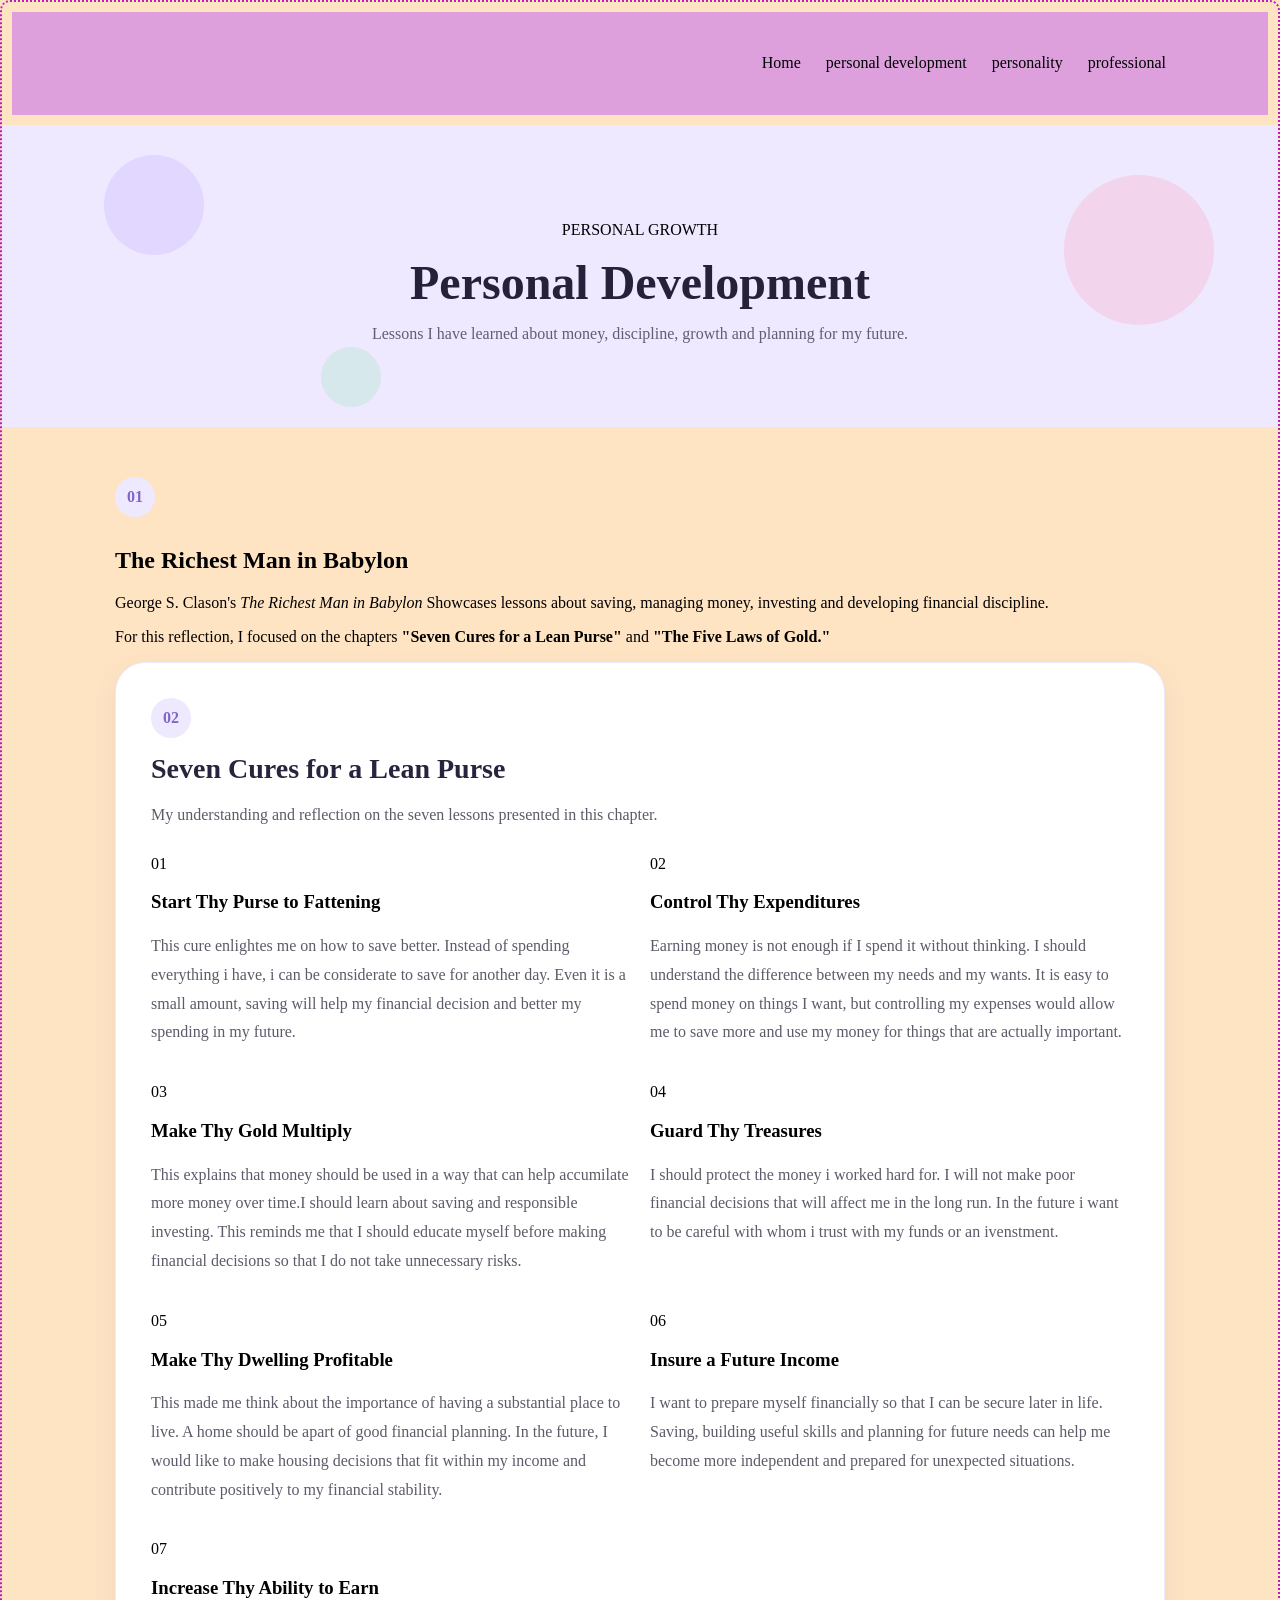
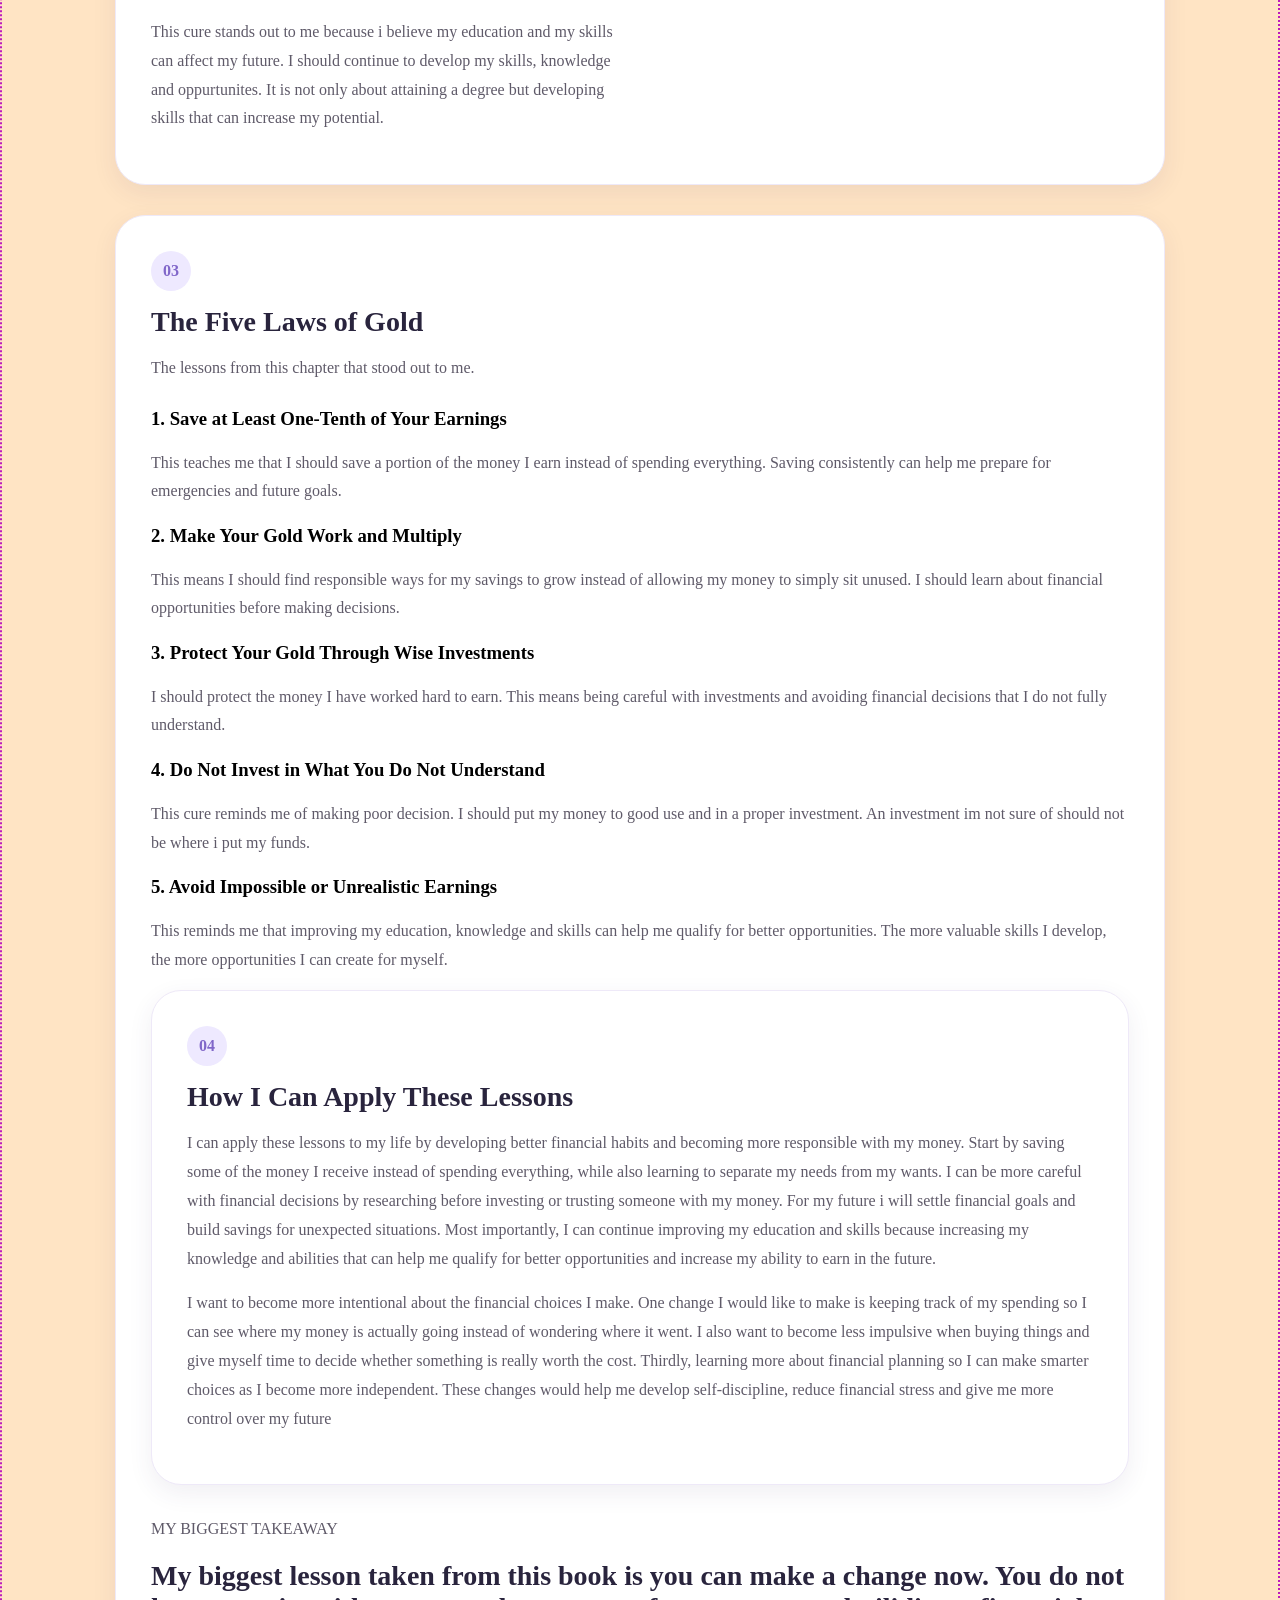
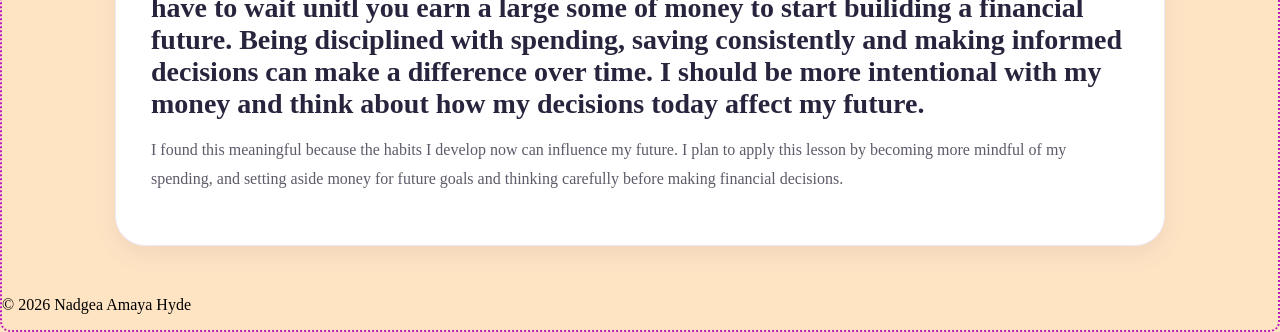
<file: personal development.html>
<!DOCTYPE html>
<html lang="en">
<head>
    <meta charset="UTF-8">
    <meta name="viewport" content="width=device-width, initial-scale=1.0">
    <link rel="stylesheet" href="style.css">
    <title>Personal Development</title>
    <nav class="navbar">
      <h2 class="logo">NADGEA</h2>
            <ul>
                <li><a href="index.html">Home</a> </li>
                <li><a href="personal development.html">personal development</a> </li>
                <li><a href="personality.html">personality</a> </li>
                <li><a href="professional.html">professional</a> </li>
            </ul>
        </nav>
         <header class="development-header">

        <div class="bubble bubble-one"></div>
        <div class="bubble bubble-two"></div>
        <div class="bubble bubble-three"></div>

        <p>PERSONAL GROWTH</p>

        <h1>Personal Development</h1>

        <p>
            Lessons I have learned about money, discipline,
            growth and planning for my future.
        </p>

    </header>


    <main class="development-container">


        <section class="Development-card intro-card">

            <span class="section-number">01</span>

            <h2>The Richest Man in Babylon</h2>

            <p>
                George S. Clason's <em>The Richest Man in Babylon</em>
                Showcases lessons about saving, managing money, investing
                and developing financial discipline.
            </p>

            <p>
                For this reflection, I focused on the chapters
                <strong>"Seven Cures for a Lean Purse"</strong> and
                <strong>"The Five Laws of Gold."</strong>
            </p>

        </section>


        <section class="development-card">

            <span class="section-number">02</span>

            <h2>Seven Cures for a Lean Purse</h2>

            <p class="section-intro">
                My understanding and reflection on the seven lessons
                presented in this chapter.
            </p>


            <div class="lesson-grid">


                <div class="lesson-bubble">

                    <span>01</span>

                    <h3>Start Thy Purse to Fattening</h3>

                    <p>
                       This cure enlightes me on how to save better. Instead of spending everything i have, i can be considerate to save for another day.
                       Even it is a small amount, saving will help my financial decision and better my spending in my future.

                </div>


                <div class="lesson-bubble">

                    <span>02</span>

                    <h3>Control Thy Expenditures</h3>

                    <p>
                     Earning money is not enough if I spend it without thinking. I should understand the difference between my needs and my wants. It is easy to spend money on things I want, 
                       but controlling my expenses would allow me to save more and use my money for things that are actually important.
                    </p>

                </div>


                <div class="lesson-bubble">

                    <span>03</span>

                    <h3>Make Thy Gold Multiply</h3>

                    <p>
                        This explains that money should be used in a way that can help accumilate more money over time.I should learn about saving and responsible investing. 
                        This reminds me that I should educate myself before making financial decisions so that I do not take unnecessary risks.
                    </p>

                </div>


                <div class="lesson-bubble">

                    <span>04</span>

                    <h3>Guard Thy Treasures</h3>

                    <p>
                        I should protect the money i worked hard for. I will not make poor financial decisions that 
                        will affect me in the long run. In the future i want to be careful with whom i trust with my funds or an ivenstment.
                    </p>

                </div>


                <div class="lesson-bubble">

                    <span>05</span>

                    <h3>Make Thy Dwelling Profitable</h3>

                    <p>
                    This made me think about the importance of having a substantial place to live. A home should be apart of good financial
                    planning. In the future, I would like to make housing decisions that fit within my income and contribute positively to my financial stability.
                       
                    </p>

                </div>


                <div class="lesson-bubble">

                    <span>06</span>

                    <h3>Insure a Future Income</h3>

                    <p>
                     I want to prepare myself financially so that I can be secure later in life. Saving, building useful skills and planning for future needs can help me
                     become more independent and prepared for unexpected situations.
                    </p>

                </div>


                <div class="lesson-bubble">

                    <span>07</span>

                    <h3>Increase Thy Ability to Earn</h3>

                    <p>
                        This cure stands out to me because i believe my education and my skills can affect my future.
                        I should continue to develop my skills, knowledge and oppurtunites. It is not only about attaining a degree
                        but developing skills that can increase my potential.
                    </p>

                </div>

            </div>

        </section>


        <section class="development-card laws-card">

            <span class="section-number">03</span>

            <h2>The Five Laws of Gold</h2>

            <p class="section-intro">
                The lessons from this chapter that stood out to me.
            </p>


            <div class="laws-list">

<div class="law">
    <h3>1. Save at Least One-Tenth of Your Earnings</h3>
    <p>
        This teaches me that I should save a portion of the money I earn instead of spending everything. 
        Saving consistently can help me prepare for emergencies and future goals.
    </p>  
</div>

<div class="law">
    <h3>2. Make Your Gold Work and Multiply</h3>
    <p>
        This means I should find responsible ways for my savings to grow instead of allowing my money to simply sit unused. 
        I should learn about financial opportunities before making decisions.
    </p>
</div>

<div class="law">
    <h3>3. Protect Your Gold Through Wise Investments</h3>
    <p>
        I should protect the money I have worked hard to earn.
         This means being careful with investments and avoiding financial decisions that I do not fully understand.
    </p>
</div>

<div class="law">
    <h3>4. Do Not Invest in What You Do Not Understand</h3>
    <p>
       This cure reminds me of making poor decision. I should put my money to good use and in a proper investment.
      An investment im not sure of should not be where i put my funds.
    </p>
</div>

<div class="law">
    <h3>5. Avoid Impossible or Unrealistic Earnings</h3>
    <p>
        This reminds me that improving my education, knowledge and skills can help me qualify for better opportunities. 
        The more valuable skills I develop, the more opportunities I can create for myself.
    </p>
</div>
   

        <section class="development-card application-card">

            <span class="section-number">04</span>

            <h2>How I Can Apply These Lessons</h2>

            <p>
                I can apply these lessons to my life by developing better financial habits and becoming more responsible with my money. 
                Start by saving some of the money I receive instead of spending everything, while also learning to separate my needs from my wants. 
                I can be more careful with financial decisions by researching before investing or trusting someone with my money. 
                For my future i will settle financial goals and build savings for unexpected situations. Most importantly, I can continue improving my education and skills because increasing my knowledge and abilities 
                that can help me qualify for better opportunities and increase my ability to earn in the future.
            </p>

            <p>
                I want to become more intentional about the financial choices I make. One change I would like to make is keeping track of my spending so I can see where my money is actually going instead of wondering where it went. 
                I also want to become less impulsive when buying things and give myself time to decide whether something is really worth the cost. 
                Thirdly, learning more about financial planning so I can make smarter choices as I become more independent. 
                These changes would help me develop self-discipline, reduce financial stress and give me more control over my future
            </p>

        </section>

        <section class="takeaway">

            <div class="takeaway-circle">
                
            </div>

            <p class="takeaway-label">MY BIGGEST TAKEAWAY</p>

            <h2>
                My biggest lesson taken from this book is you can make a change now. You do not have to wait unitl
                you earn a large some of money to start builiding a financial future. Being disciplined with spending, saving consistently and making informed decisions can make a difference over time. 
                I should be more intentional with my money and think about how my decisions today affect my future.
            </h2>

            <p>
                I found this meaningful because the habits I develop now can influence my future.
                I plan to apply this lesson by becoming more mindful of my spending, 
                and setting aside money for future goals and thinking carefully before making financial decisions.
            </p>

        </section>


    </main>


    <footer>

        <p>
            &copy; 2026 Nadgea Amaya Hyde
        </p>

    </footer>

</body>

</html>
</file>
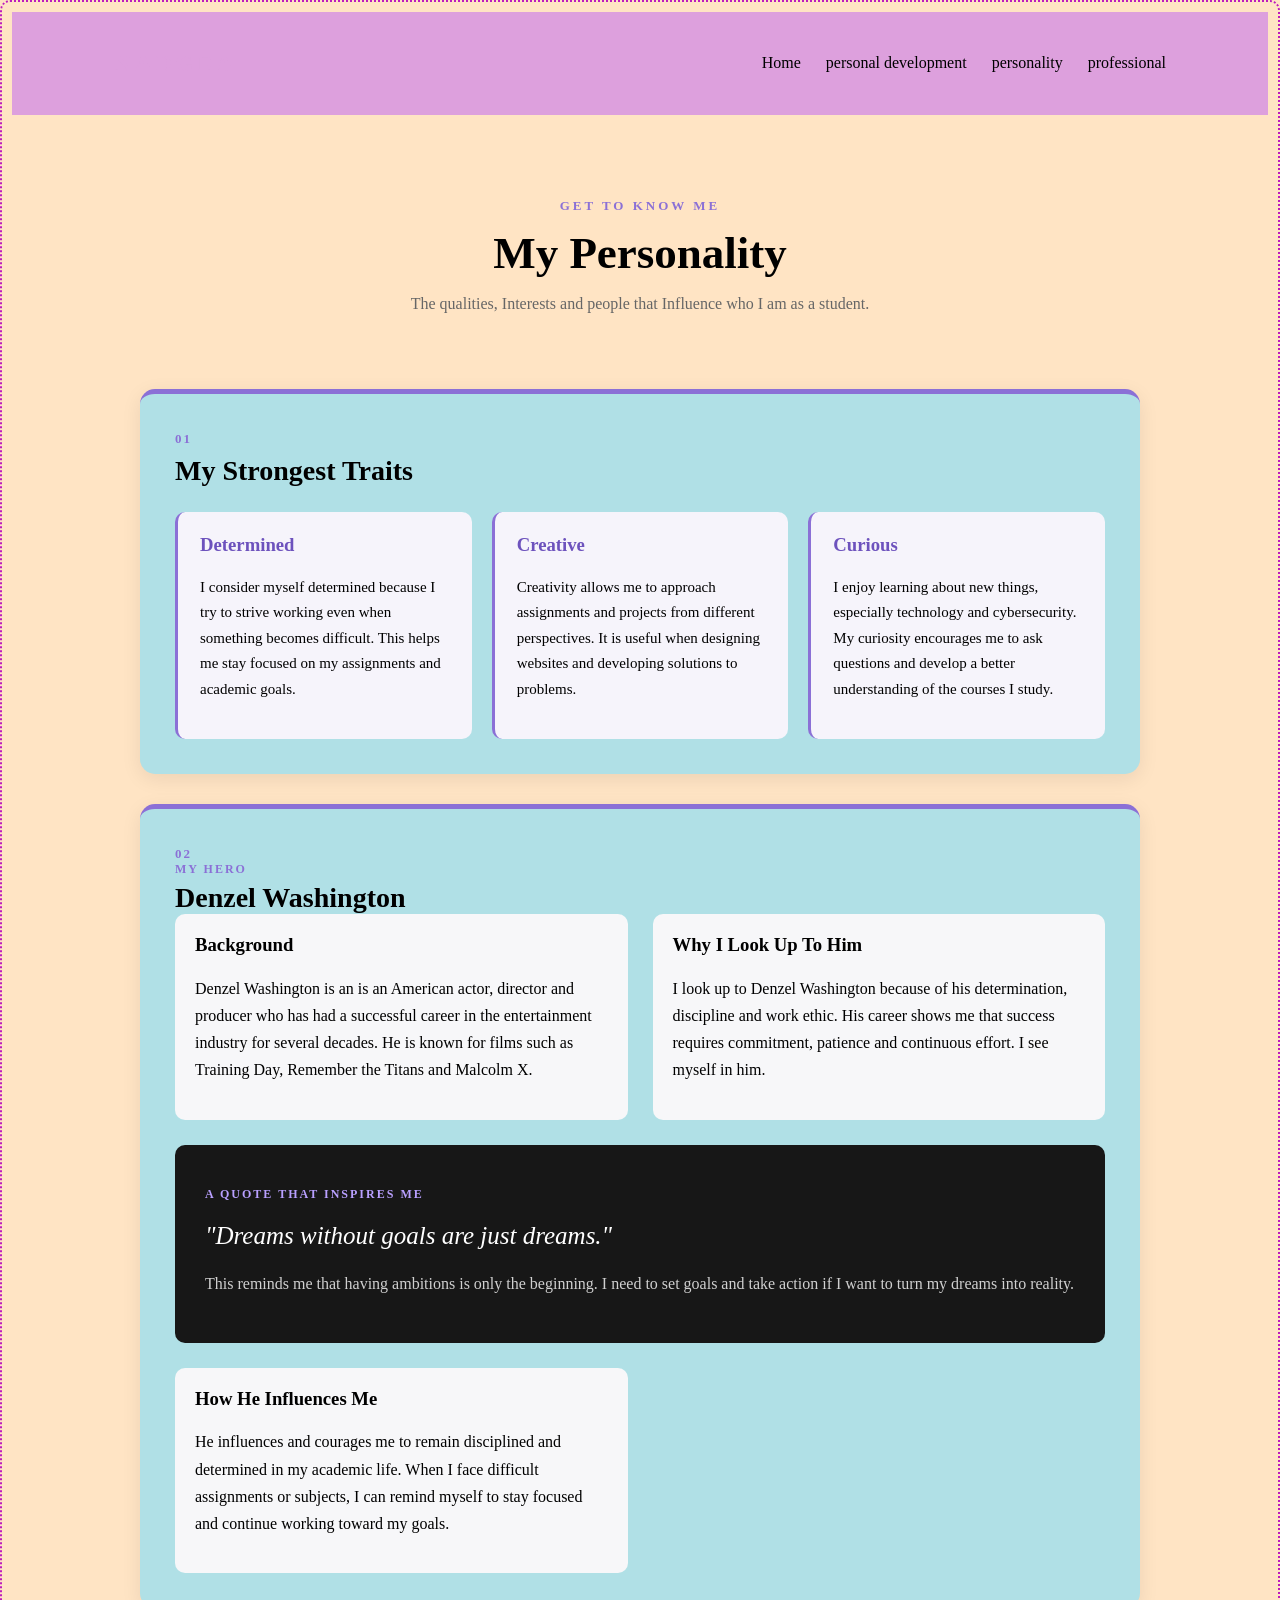
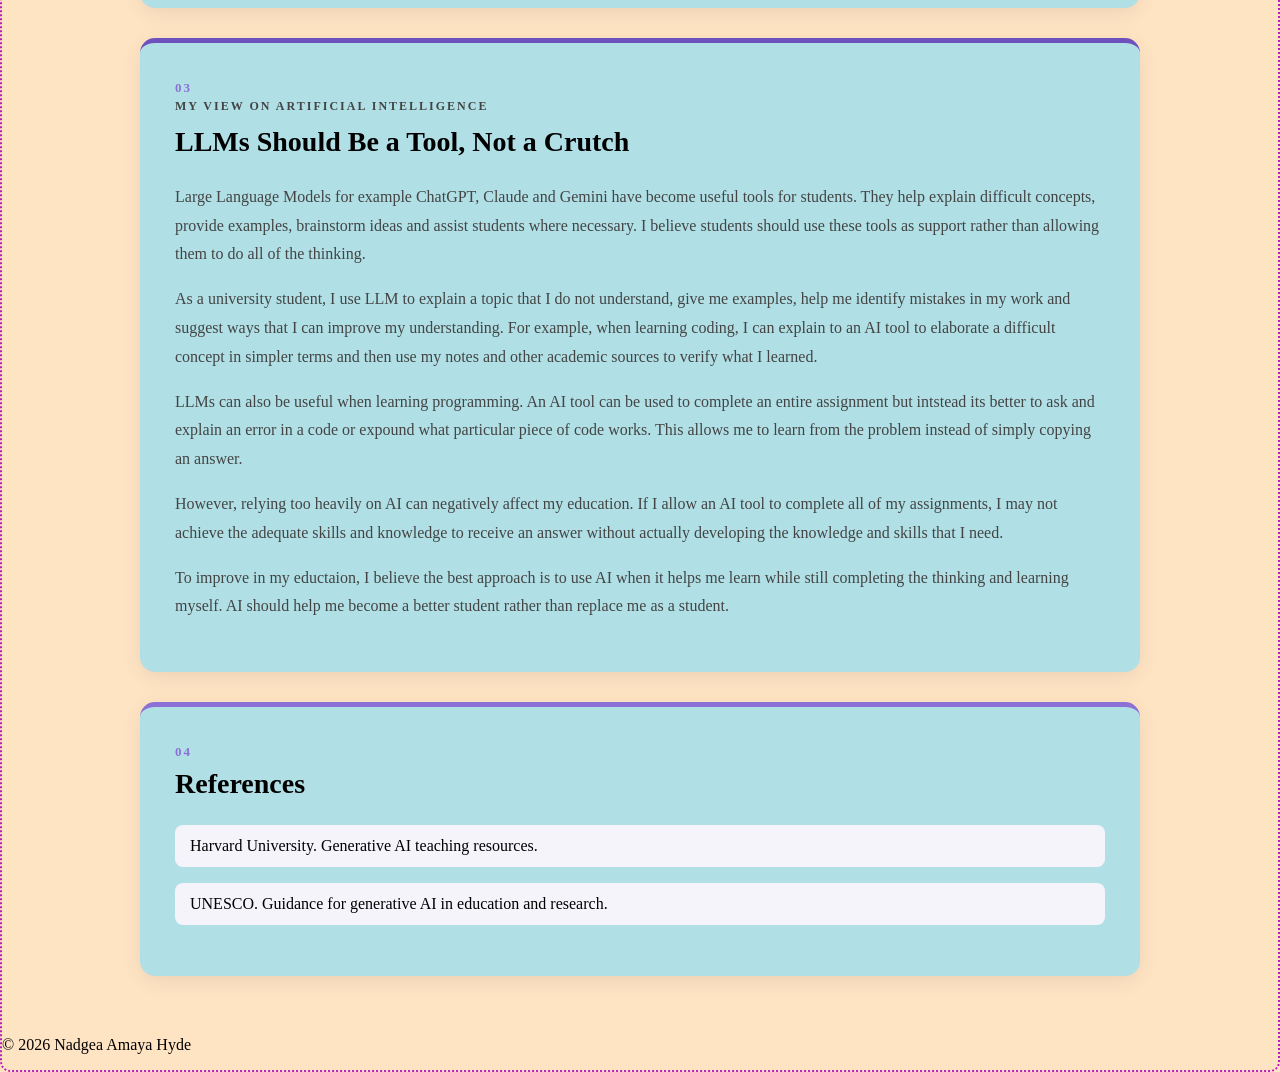
<file: personality.html>
<!DOCTYPE html>
<html lang="en">
<head>
    <meta charset="UTF-8">
    <meta name="viewport" content="width=device-width, initial-scale=1.0">
    <link rel="stylesheet" href="style.css">
    <title>Personality</title>
</head>
<body>
      <nav class="navbar">
      <h2 class="logo">NADGEA</h2>
            <ul>
                <li><a href="index.html">Home</a> </li>
                <li><a href="personal development.html">personal development</a> </li>
                <li><a href="personality.html">personality</a> </li>
                <li><a href="professional.html">professional</a> </li>
            </ul>
        </nav>
 <header class="personality-header">

        <p>GET TO KNOW ME</p>

        <h1>My Personality</h1>

        <p>
            The qualities, Interests and people that Influence
            who I am as a student.
        </p>

    </header>
 <main class="personality-container">
 <section class="personality-card">

            <span class="card-number">01</span>

            <h2>My Strongest Traits</h2>

            <div class="traits-grid">

                <div class="trait">
                    <h3>Determined</h3>

                    <p>
                        I consider myself determined because I try to strive
                        working even when something becomes difficult.
                        This helps me stay focused on my assignments and
                        academic goals.
                    </p>
                </div>


                <div class="trait">
                    <h3>Creative</h3>

                    <p>
                        Creativity allows me to approach assignments and
                        projects from different perspectives. It is useful when designing websites and developing solutions
                        to problems.
                    </p>
                </div>


                <div class="trait">
                    <h3>Curious</h3>

                    <p>
                        I enjoy learning about new things, especially technology
                        and cybersecurity. My curiosity encourages me to ask
                        questions and develop a better understanding of the
                        courses I study.
                    </p>
                </div>

            </div>

        </section>

 <section class="hero-card">

            <div class="hero-heading">

                <span class="card-number">02</span>

                <div>
                    <p class="mini-title">MY HERO</p>

                    <h2>Denzel Washington</h2>
                </div>

            </div>


      <div class="hero-content">

                <div class="hero-info">

                    <h3>Background</h3>

                    <p>
                        Denzel Washington is an is an American actor, director and
                        producer who has had a successful career in the
                        entertainment industry for several decades. He is
                        known for films such as Training Day, Remember the
                        Titans and Malcolm X.
                    </p>

                </div>


                <div class="hero-info">

                    <h3>Why I Look Up To Him</h3>

                    <p>
                        I look up to Denzel Washington because of his
                        determination, discipline and work ethic. His career
                        shows me that success requires commitment, patience
                        and continuous effort. I see myself in him.
                    </p>

                </div>


                <div class="quote-box">

                    <p class="quote-label">A QUOTE THAT INSPIRES ME</p>

                    <blockquote>
                        "Dreams without goals are just dreams."
                    </blockquote>

                    <p>
                        This reminds me that having ambitions is only the
                        beginning. I need to set goals and take action if
                        I want to turn my dreams into reality. 
                    </p>

                </div>


                <div class="hero-info">

                    <h3>How He Influences Me</h3>

                    <p>
                        He influences and courages me to remain disciplined and
                        determined in my academic life. When I face difficult
                        assignments or subjects, I can remind myself to stay
                        focused and continue working toward my goals.
                    </p>

                </div>

            </div>

        </section>
 <section class="llm-card">

            <span class="card-number">03</span>

            <p class="mini-title">MY VIEW ON ARTIFICIAL INTELLIGENCE</p>

            <h2>LLMs Should Be a Tool, Not a Crutch</h2>

            <p>
                Large Language Models for example ChatGPT, Claude and Gemini
                have become useful tools for students. They help explain
                difficult concepts, provide examples, brainstorm ideas and
                assist students where necessary. I believe
                students should use these tools as support rather than
                allowing them to do all of the thinking.
            </p>

            <p>
                As a university student, I use LLM to explain a topic
                that I do not understand, give me examples, help me identify
                mistakes in my work and suggest ways that I can improve my
                understanding. For example, when learning coding,
                I can explain to an AI tool to elaborate a difficult concept in
                simpler terms and then use my notes and other academic
                sources to verify what I learned.
            </p>

            <p>
                LLMs can also be useful when learning programming. An AI tool can be used to complete
                an entire assignment but intstead its better to ask and explain an error in a code or expound what
                particular piece of code works. This allows me to learn from
                the problem instead of simply copying an answer.
            </p>

            <p>
                However, relying too heavily on AI can negatively affect my
                education. If I allow an AI tool to complete all of my
                assignments, I may not achieve the adequate skills and knowledge to receive an answer without actually
                developing the knowledge and skills that I need.
            </p>

            <p>
                To improve in my eductaion, I believe the best approach is to use AI
                when it helps me learn while still completing the thinking
                and learning myself. AI should help me become a better
                student rather than replace me as a student.
            </p>

        </section>


        <!-- REFERENCES -->

        <section class="reference-card">

            <span class="card-number">04</span>

            <h2>References</h2>

            <p>
                Harvard University. Generative AI teaching resources.
            </p>

            <p>
                UNESCO. Guidance for generative AI in education and research.
            </p>

        </section>

    </main>


    <footer>
        <p> &copy; 2026 Nadgea Amaya Hyde</p>
    </footer>

</body>
</html>
</file>
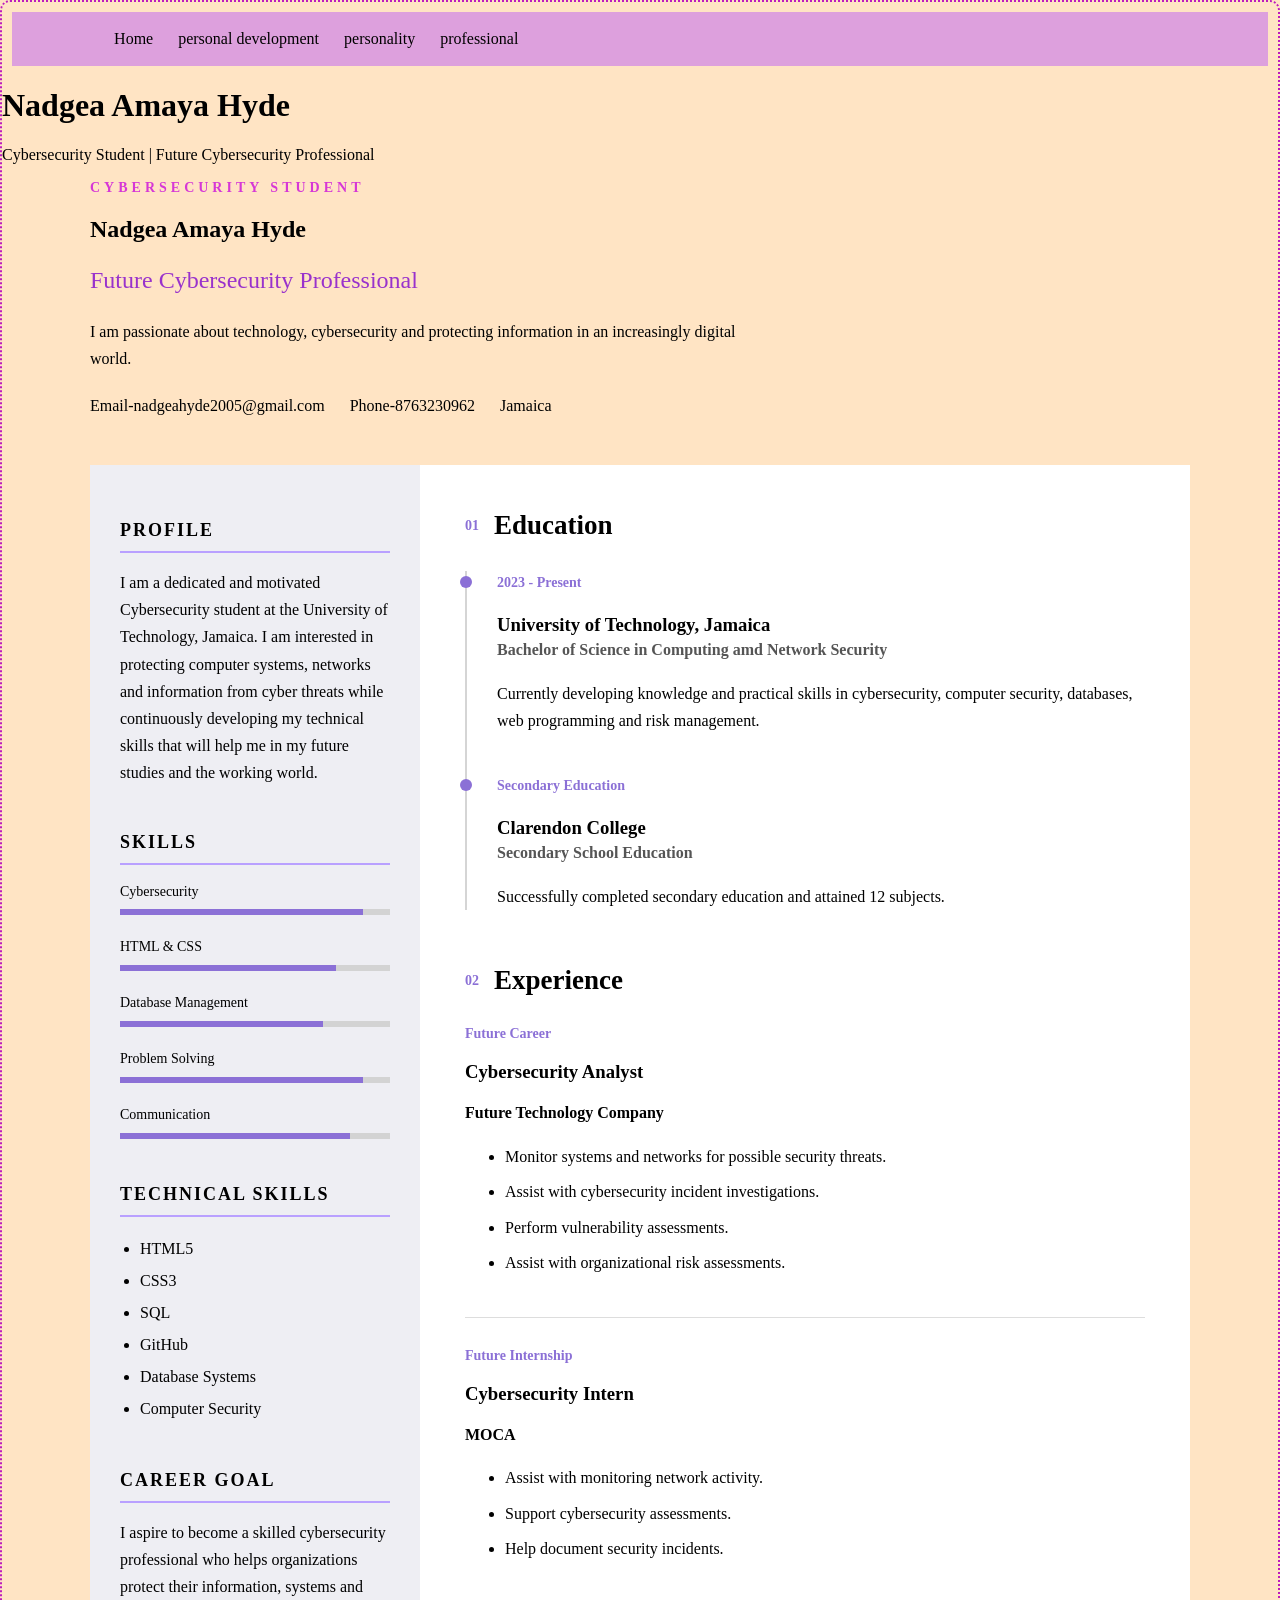
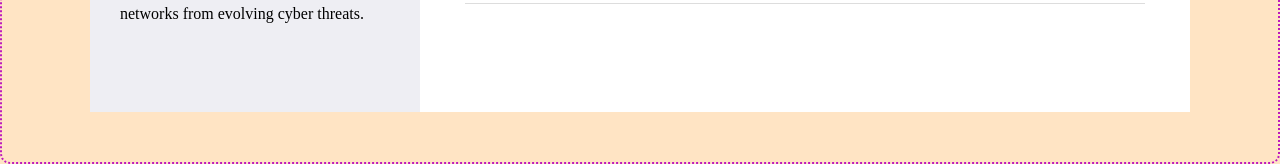
<file: professional.html>
<!DOCTYPE html>
<html lang="en">
<head>
    <meta charset="UTF-8">
    <meta name="viewport" content="width=device-width, initial-scale=1.0">
    <link rel="stylesheet" href="style.css">
    <title>professional page</title>
</head>
<body>

     <nav class="navbar">
            <ul>
                <li><a href="index.html">Home</a> </li>
                <li><a href="personal development.html">personal development</a> </li>
                <li><a href="personality.html">personality</a> </li>
                <li><a href="professional.html">professional</a> </li>
            </ul>
        </nav>

        <header>
        <h1>Nadgea Amaya Hyde</h1>
        <p>Cybersecurity Student | Future Cybersecurity Professional</p>

        <section class="resume-section">

        <div class="header-content">

            <p class="small-title">CYBERSECURITY STUDENT</p>

            <h1>Nadgea Amaya Hyde</h1>

            <p class="career-title">
                Future Cybersecurity Professional
            </p>

            <p class="intro">
                I am passionate about technology, cybersecurity and protecting
                information in an increasingly digital world.
            </p>

            <div class="contact-info">
                <span>Email-nadgeahyde2005@gmail.com</span>
                <span>Phone-8763230962</span>
                <span>Jamaica</span>
            </div>

        </div>

    </header>


    <!-- Main Resume -->
    <main class="resume-container">


        <!-- LEFT COLUMN -->
        <aside class="sidebar">

            <section>
                <h2>Profile</h2>

                <p>
                    I am a dedicated and motivated Cybersecurity student at the University
                    of Technology, Jamaica. I am interested in protecting
                    computer systems, networks and information from cyber
                    threats while continuously developing my technical skills that will help me in my future studies and the working world.
                </p>
            </section>


            <section>
                <h2>Skills</h2>

                <div class="skill">
                    <p>Cybersecurity</p>
                    <div class="skill-line">
                        <span class="cybersecurity"></span>
                    </div>
                </div>

                <div class="skill">
                    <p>HTML & CSS</p>
                    <div class="skill-line">
                        <span class="html"></span>
                    </div>
                </div>

                <div class="skill">
                    <p>Database Management</p>
                    <div class="skill-line">
                        <span class="database"></span>
                    </div>
                </div>

                <div class="skill">
                    <p>Problem Solving</p>
                    <div class="skill-line">
                        <span class="problem"></span>
                    </div>
                </div>

                <div class="skill">
                    <p>Communication</p>
                    <div class="skill-line">
                        <span class="communication"></span>
                    </div>
                </div>

            </section>


            <section>
                <h2>Technical Skills</h2>

                <ul class="skill-list">
                    <li>HTML5</li>
                    <li>CSS3</li>
                    <li>SQL</li>
                    <li>GitHub</li>
                    <li>Database Systems</li>
                    <li>Computer Security</li>
                </ul>

            </section>


            <section>
                <h2>Career Goal</h2>

                <p>
                    I aspire to become a skilled cybersecurity professional who helps
                    organizations protect their information, systems and
                    networks from evolving cyber threats.
                </p>

            </section>

        </aside>


        <!-- RIGHT COLUMN -->
        <div class="main-content">


            <!-- Education -->
            <section class="content-section">

                <div class="section-heading">
                    <span>01</span>
                    <h2>Education</h2>
                </div>


    <div class="timeline">
    <div class="timeline-item">
    <div class="timeline-dot"></div>
    <div>
    <p class="date">2023 - Present</p>

 <h3>
     University of Technology, Jamaica
</h3>

 <h4>
      Bachelor of Science in Computing amd Network Security
 </h4>

 <p>
   Currently developing knowledge and practical
   skills in cybersecurity, computer security,
   databases, web programming and risk management.
 </p>

</div>

 </div>
<div class="timeline-item">
<div class="timeline-dot"></div>

 <div>
      <p class="date">Secondary Education</p>
 <h3>Clarendon College</h3>
 <h4>Secondary School Education</h4>

 <p>
     Successfully completed secondary education and attained 12 subjects.
 </p>
 </div>
 </div>
 </div>

    </section>


  <!-- Future Experience -->
            <section class="content-section">

                <div class="section-heading">
                    <span>02</span>
                    <h2>Experience</h2>
                </div>


  <div class="experience">

  <p class="date">Future Career</p>
  <h3>Cybersecurity Analyst</h3>

  <h4>Future Technology Company</h4>
<ul>
  <li>
 Monitor systems and networks for possible security threats.
 </li>

<li>
  Assist with cybersecurity incident investigations.
</li>

 <li>
 Perform vulnerability assessments.
</li>

 <li>
  Assist with organizational risk assessments.
 </li>
 </ul>

 </div>

 <div class="experience">
  <p class="date">Future Internship</p>
  <h3>Cybersecurity Intern</h3>
  <h4>MOCA</h4>
 <ul>
    <li>
      Assist with monitoring network activity.
    </li>

     <li>
         Support cybersecurity assessments.
    </li>

     <li>
  Help document security incidents.
     </li>

     </ul>

    </div>

  </section>
</file>
<file: style.css>
body{
background-color: plum;
border:2px dotted rgb(189, 27, 189);
border-radius: 10px;
}

.header{
    color:palevioletred;
    font-size:Large;
    text-align:center;
    text-transform:uppercase;
    font-family: 'Times New Roman', Times, serif;
}

.ID-photo img{
   width:200px;
   height:200px;
   object-fit:cover;
}

.navbar{
    text-decoration:none;
    background-color:pink;
    justify-content: center;
    display: flex;
    gap: 20px;
    padding: 10px;
    margin: 10px;
}




/* PROFESSIONAL PAGE*/

body {
    margin: 0;
    font-family:'Times New Roman', Times, serif;
    background-color:bisque;
    color:black;
}


/* NAVIGATION */

.navbar {
    background-color:plum;
    color: plum;
    padding: 18px 8%;
    display: flex;
    justify-content: space-between;
    align-items: center;
}

.logo {
    letter-spacing: 3px;
}

.navbar ul {
    list-style: none;
    display: flex;
    gap: 25px;
    margin: 0;
    padding: 0;
}

.navbar a {
    color: black;
    text-decoration:none;
}

.navbar a:hover,
.navbar .active {
    color:purple;
}


/* RESUME HEADER */

.resume-header {
    background-color:black;
    color: pink;
    padding: 70px 8%;
}

.header-content {
    max-width: 1100px;
    margin: auto;
}

.small-title {
    color:rgb(214, 55, 214);
    letter-spacing: 4px;
    font-size: 14px;
    font-weight: bold;
}

.resume-header h1 {
    font-size: 55px;
    margin: 10px 0;
}

.career-title {
    font-size: 24px;
    color: darkorchid;
}

.intro {
    max-width: 650px;
    line-height: 1.7;
    color: black;
}

.contact-info {
    display: flex;
    gap: 25px;
    margin-top: 25px;
    flex-wrap: wrap;
}


/* MAIN RESUME */

.resume-container {
    max-width: 1100px;
    margin: 50px auto;
    display: grid;
    grid-template-columns: 30% 70%;
    background-color: white;
}


/* LEFT SIDEBAR */

.sidebar {
    background-color: #eeeeF3;
    padding: 40px 30px;
}

.sidebar section {
    margin-bottom: 45px;
}

.sidebar h2 {
    font-size: 18px;
    text-transform: uppercase;
    letter-spacing: 2px;
    border-bottom: 2px solid #b9a0ff;
    padding-bottom: 10px;
}

.sidebar p {
    line-height: 1.7;
}


/* SKILL BARS */

.skill {
    margin-bottom: 20px;
}

.skill p {
    margin-bottom: 6px;
    font-size: 14px;
}

.skill-line {
    height: 6px;
    background-color: #d3d3d3;
}

.skill-line span {
    display: block;
    height: 100%;
    background-color: #8b70d6;
}

.cybersecurity {
    width: 90%;
}

.html {
    width: 80%;
}

.database {
    width: 75%;
}

.problem {
    width: 90%;
}

.communication {
    width: 85%;
}


/* SKILL LIST */

.skill-list {
    padding-left: 20px;
    line-height: 2;
}


/* MAIN CONTENT */

.main-content {
    padding: 45px;
}

.content-section {
    margin-bottom: 55px;
}


/* SECTION HEADINGS */

.section-heading {
    display: flex;
    align-items: center;
    gap: 15px;
    margin-bottom: 30px;
}

.section-heading span {
    color: #8b70d6;
    font-weight: bold;
    font-size: 14px;
}

.section-heading h2 {
    margin: 0;
    font-size: 27px;
}


/* TIMELINE */

.timeline {
    border-left: 2px solid #d5d5d5;
    padding-left: 30px;
}

.timeline-item {
    position: relative;
    margin-bottom: 40px;
}

.timeline-dot {
    width: 12px;
    height: 12px;
    background-color: #8b70d6;
    border-radius: 50%;
    position: absolute;
    left: -37px;
    top: 5px;
}

.date {
    color: #8b70d6;
    font-size: 14px;
    font-weight: bold;
}

.timeline-item h3,
.experience h3,
.project h3 {
    margin-bottom: 5px;
}

.timeline-item h4 {
    margin-top: 5px;
    color: #555;
}

.timeline-item p {
    line-height: 1.7;
}


/* EXPERIENCE */

.experience {
    border-bottom: 1px solid #ddd;
    padding-bottom: 25px;
    margin-bottom: 30px;
}

.experience li {
    margin-bottom: 10px;
    line-height: 1.6;
}

/* PERSONALITY PAGE */

.personality-header {
    text-align: center;
    padding: 60px 20px 40px;
}

.personality-header p:first-child {
    color: #8b70d6;
    font-size: 13px;
    font-weight: bold;
    letter-spacing: 3px;
}

.personality-header h1 {
    font-size: 45px;
    margin: 10px 0;
}

.personality-header p:last-child {
    color: #666;
}


/* MAIN CONTAINER */

.personality-container {
    width: 90%;
    max-width: 1000px;
    margin: 20px auto 60px;
}


/* GENERAL CARD */

.personality-card,
.hero-card,
.llm-card,
.reference-card {
    background-color: powderblue;
    padding: 35px;
    margin-bottom: 30px;
    border-radius: 15px;
    border-top: 5px solid #8b70d6;
    box-shadow: 0 5px 20px rgba(0, 0, 0, 0.08);
    position: relative;
}


/* CARD NUMBER */

.card-number {
    color: #8b70d6;
    font-size: 13px;
    font-weight: bold;
    letter-spacing: 2px;
}


/* CARD HEADINGS */

.personality-card h2,
.hero-card h2,
.llm-card h2,
.reference-card h2 {
    font-size: 28px;
    margin-top: 8px;
    margin-bottom: 25px;
}


/* TRAITS */

.traits-grid {
    display: grid;
    grid-template-columns: repeat(3, 1fr);
    gap: 20px;
}

.trait {
    background-color: #f6f4fb;
    padding: 22px;
    border-radius: 10px;
    border-left: 3px solid #8b70d6;
}

.trait h3 {
    margin-top: 0;
    color: #6d52bd;
}

.trait p {
    line-height: 1.7;
    font-size: 15px;
}


/* HERO */

.hero-image img {
    width: 100%;
    max-width: 300px;
    border-radius: 20px;
    display: block;
    margin: auto;
}


.hero-heading h2 {
    margin: 5px 0 0;
}

.mini-title {
    color: #8b70d6;
    font-size: 12px;
    font-weight: bold;
    letter-spacing: 2px;
    margin: 0;
}

.hero-content {
    display: grid;
    grid-template-columns: 1fr 1fr;
    gap: 25px;
}

.hero-info {
    padding: 20px;
    background-color: #f7f7f9;
    border-radius: 10px;
}

.hero-info h3 {
    margin-top: 0;
}

.hero-info p {
    line-height: 1.7;
}


/* QUOTE */

.quote-box {
    grid-column: 1 / 3;
    background-color: #171717;
    color: white;
    padding: 30px;
    border-radius: 10px;
}

.quote-label {
    color: #b9a0ff;
    font-size: 12px;
    font-weight: bold;
    letter-spacing: 2px;
}

.quote-box blockquote {
    font-size: 25px;
    font-style: italic;
    margin: 20px 0;
}

.quote-box p:last-child {
    color: #d0d0d0;
    line-height: 1.7;
}


/* LLM CARD */

.llm-card {
    border-top-color: #6d52bd;
}

.llm-card p {
    line-height: 1.8;
    color: #444;
}


/* REFERENCES */

.reference-card p {
    padding: 12px 15px;
    background-color: #f6f4fb;
    border-radius: 8px;
}


/* MOBILE */

@media (max-width: 750px) {

    .personality-header h1 {
        font-size: 35px;
    }

    .personality-card,
    .hero-card,
    .llm-card,
    .reference-card {
        padding: 25px;
    }

    .traits-grid {
        grid-template-columns: 1fr;
    }

    .hero-content {
        grid-template-columns: 1fr;
    }

    .quote-box {
        grid-column: auto;
    }

}

  /* PERSONAL DEVELOPMENT*/


.development-header {
    position: relative;
    overflow: hidden;

    text-align: center;

    padding: 80px 20px;

    background: #eee9ff;
}

.development-header p:first-child {
    color: #8066c9;
    font-size: 13px;
    font-weight: bold;
    letter-spacing: 3px;
}

.development-header h1 {
    font-size: 48px;
    margin: 10px 0;
    color: #25213a;
}

.development-header p:last-child {
    color: #625d70;
    max-width: 600px;
    margin: auto;
    line-height: 1.7;
}


/* FLOATING BUBBLES */

.bubble {
    position: absolute;
    border-radius: 50%;
    opacity: 0.6;
}

.bubble-one {
    width: 100px;
    height: 100px;
    background: #d9ccff;
    top: 30px;
    left: 8%;
}

.bubble-two {
    width: 150px;
    height: 150px;
    background: #f5c8df;
    right: 5%;
    top: 50px;
}

.bubble-three {
    width: 60px;
    height: 60px;
    background: #c7e8df;
    bottom: 20px;
    left: 25%;
}


/* MAIN CONTAINER */

.development-container {
    width: 90%;
    max-width: 1050px;

    margin: 50px auto;
}


/* GENERAL CARD */

.development-card {
    background: white;

    padding: 35px;

    margin-bottom: 30px;

    border-radius: 30px;

    box-shadow:
        0 8px 25px rgba(70, 55, 100, 0.08);

    border: 1px solid #eee9f8;
}


/* SECTION NUMBER */

.section-number {
    display: inline-flex;

    align-items: center;
    justify-content: center;

    width: 40px;
    height: 40px;

    border-radius: 50%;

    background: #eee9ff;

    color: #8066c9;

    font-weight: bold;

    margin-bottom: 10px;
}


/* HEADINGS */

.development-card h2 {
    color: #29243d;

    font-size: 28px;

    margin: 5px 0 15px;
}

.development-card p {
    color: #5f5a69;

    line-height: 1.8;
}

.section-intro {
    margin-bottom: 25px;
}


/* LESSON BUBBLES */

.lesson-grid {
    display: grid;

    grid-template-columns:
        repeat(2, 1fr);

    gap: 20px;
}
</file>
